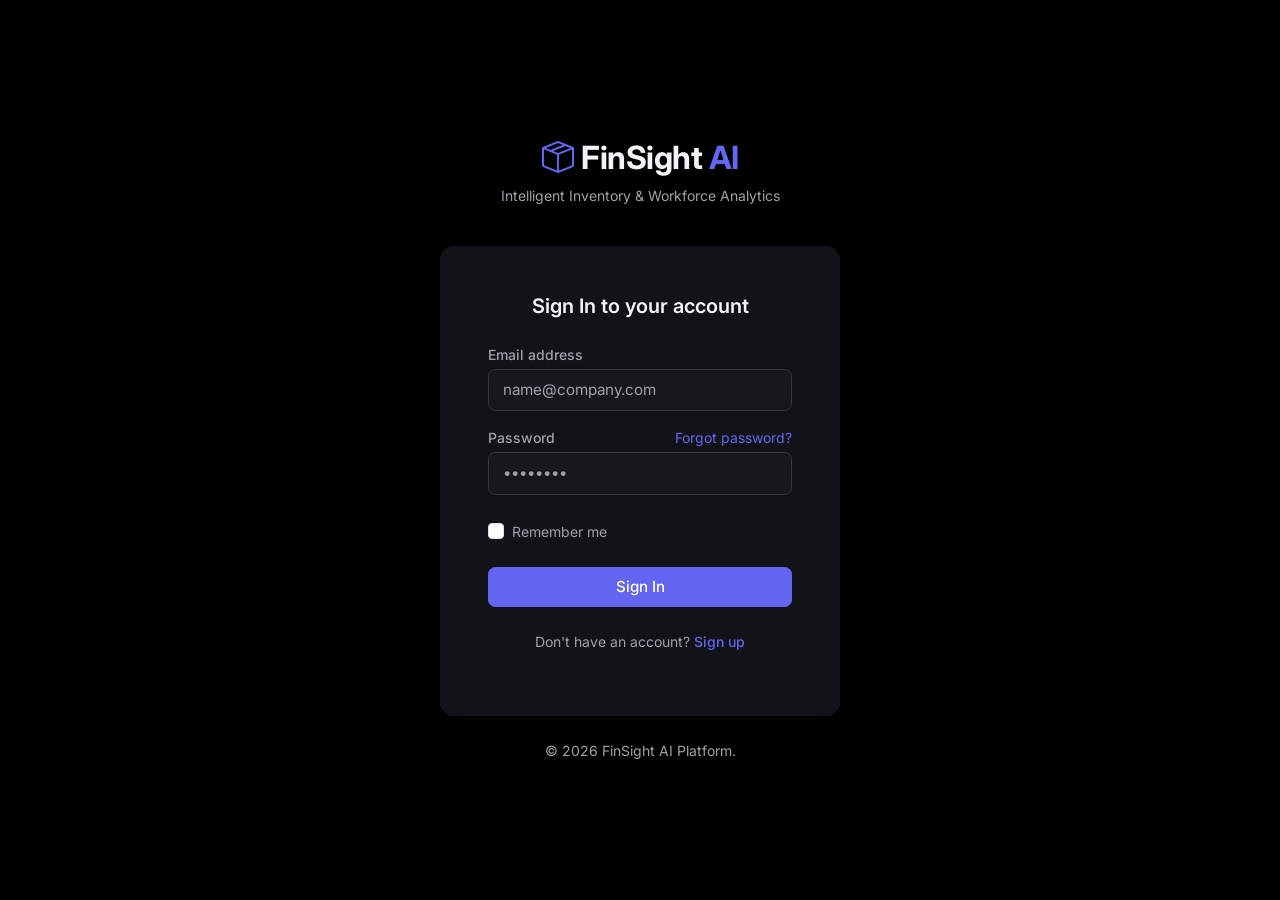
<file: index.html>
<!DOCTYPE html>
<html lang="en">
<head>
    <meta charset="UTF-8">
    <meta name="viewport" content="width=device-width, initial-scale=1.0">
    <title>FinSight AI - Login</title>
    <!-- Google Fonts: Inter -->
    <link href="https://fonts.googleapis.com/css2?family=Inter:wght@300;400;500;600;700&display=swap" rel="stylesheet">
    <!-- Bootstrap 5 CSS -->
    <link href="https://cdn.jsdelivr.net/npm/bootstrap@5.3.0/dist/css/bootstrap.min.css" rel="stylesheet">
    <!-- Bootstrap Icons -->
    <link href="https://cdn.jsdelivr.net/npm/bootstrap-icons@1.10.5/font/bootstrap-icons.css" rel="stylesheet">
    <!-- Custom Theme CSS -->
    <link href="assets/css/style.css" rel="stylesheet">
</head>
<body class="auth-bg">
    <div class="container d-flex flex-column align-items-center justify-content-center min-vh-100 py-4">
        
        <!-- Brand Logo -->
        <div class="text-center mb-4">
            <h2 class="brand-text fw-bold">
                <i class="bi bi-box-seam text-primary me-2"></i>FinSight <span class="text-primary">AI</span>
            </h2>
            <p class="text-muted small">Intelligent Inventory & Workforce Analytics</p>
        </div>

        <!-- Auth Card -->
        <div class="card auth-card shadow-sm border-0 w-100" style="max-width: 400px;">
            <div class="card-body p-4 p-md-5">
                
                <!-- Login Form -->
                <div id="login-view">
                    <h5 class="card-title fw-semibold mb-4 text-center">Sign In to your account</h5>
                    <form id="login-form">
                        <div class="mb-3">
                            <label class="form-label text-muted small fw-medium">Email address</label>
                            <input type="email" class="form-control" placeholder="name@company.com" required>
                        </div>
                        <div class="mb-4">
                            <div class="d-flex justify-content-between">
                                <label class="form-label text-muted small fw-medium">Password</label>
                                <a href="#" class="small text-decoration-none text-primary">Forgot password?</a>
                            </div>
                            <input type="password" class="form-control" placeholder="••••••••" required>
                        </div>
                        <div class="mb-4 form-check">
                            <input type="checkbox" class="form-check-input" id="rememberMe">
                            <label class="form-check-label small text-muted" for="rememberMe">Remember me</label>
                        </div>
                        <button type="submit" class="btn btn-primary w-100 fw-medium py-2">Sign In</button>
                    </form>
                    <div id="login-error" class="alert alert-danger d-none mt-3 mb-0" role="alert"></div>
                    <div class="text-center mt-4">
                        <p class="small text-muted">Don't have an account? <a href="#" id="show-signup" class="text-primary fw-medium text-decoration-none">Sign up</a></p>
                    </div>
                </div>

                <!-- Signup Form (Hidden by default) -->
                <div id="signup-view" class="d-none">
                    <h5 class="card-title fw-semibold mb-4 text-center">Create an account</h5>
                    <form id="signup-form">
                        <div class="mb-3">
                            <label class="form-label text-muted small fw-medium">Full Name</label>
                            <input type="text" class="form-control" placeholder="John Doe" required>
                        </div>
                        <div class="mb-3">
                            <label class="form-label text-muted small fw-medium">Email address</label>
                            <input type="email" class="form-control" placeholder="name@company.com" required>
                        </div>
                        <div class="mb-4">
                            <label class="form-label text-muted small fw-medium">Password</label>
                            <input type="password" class="form-control" placeholder="••••••••" required>
                        </div>
                        <button type="submit" class="btn btn-primary w-100 fw-medium py-2">Create Account</button>
                    </form>
                    <div id="signup-error" class="alert alert-danger d-none mt-3 mb-0" role="alert"></div>
                    <div class="text-center mt-4">
                        <p class="small text-muted">Already have an account? <a href="#" id="show-login" class="text-primary fw-medium text-decoration-none">Sign in</a></p>
                    </div>
                </div>

                <!-- Role Selection View (Hidden by default, shown after login) -->
                <div id="role-selection-view" class="d-none text-center">
                    <div class="mb-4">
                        <div class="success-icon-container mx-auto mb-3">
                            <i class="bi bi-check-lg text-success fs-2"></i>
                        </div>
                        <h5 class="fw-semibold">Welcome Back!</h5>
                        <p class="text-muted small">Please select your workspace mode.</p>
                    </div>
                    
                    <div class="d-grid gap-3">
                        <button id="btn-personal-mode" class="btn btn-outline-secondary py-3 text-start d-flex align-items-center">
                            <div class="icon-box bg-light rounded me-3 text-center" style="width: 40px; height: 40px; line-height: 40px;">
                                <i class="bi bi-person text-secondary fs-5"></i>
                            </div>
                            <div>
                                <div class="fw-semibold text-dark">Personal Mode</div>
                                <div class="small text-muted">Individual analytics</div>
                            </div>
                        </button>

                        <button id="btn-business-mode" class="btn btn-outline-primary py-3 text-start d-flex align-items-center position-relative">
                            <div class="icon-box bg-primary-subtle rounded me-3 text-center" style="width: 40px; height: 40px; line-height: 40px;">
                                <i class="bi bi-building text-primary fs-5"></i>
                            </div>
                            <div>
                                <div class="fw-semibold">Business Intelligence</div>
                                <div class="small text-muted">Inventory, AI Reorder & Workforce</div>
                            </div>
                        </button>
                    </div>
                </div>

                <div id="business-setup-view" class="d-none">
                    <h5 class="card-title fw-semibold mb-3 text-center">Set up your business</h5>
                    <p class="small text-muted text-center">This name identifies your private workspace.</p>
                    <form id="business-setup-form">
                        <label class="form-label text-muted small fw-medium" for="business-name">Business name</label>
                        <input id="business-name" class="form-control mb-3" type="text" maxlength="120" placeholder="Acme Retail" required>
                        <label class="form-label text-muted small fw-medium" for="business-category">Business category</label>
                        <select id="business-category" class="form-select mb-3" required>
                            <option value="">Choose a category</option>
                            <option>Retail</option><option>Electronics</option><option>Clothing</option>
                            <option>Groceries</option><option>Furniture</option><option>Other</option>
                        </select>
                        <button type="submit" class="btn btn-primary w-100 py-2">Open dashboard</button>
                    </form>
                    <div id="business-setup-error" class="alert alert-danger d-none mt-3 mb-0" role="alert"></div>
                </div>

            </div>
        </div>
        
        <div class="mt-4 text-muted small">
            &copy; 2026 FinSight AI Platform.
        </div>
    </div>

    <!-- Bootstrap 5 JS -->
    <script src="https://cdn.jsdelivr.net/npm/bootstrap@5.3.0/dist/js/bootstrap.bundle.min.js"></script>
    <!-- Custom Auth JS -->
    <script src="assets/js/auth.js"></script>
</body>
</html>
</file>
<file: assets/css/style.css>
/* 
  FinSight AI - Theme Customization 
  Inspired by modern SaaS dashboards (Spark theme aesthetics)
*/

html {
    font-size: 16px;
}

:root {
    --primary-color: #6366f1; /* Vibrant Indigo */
    --primary-hover: #4f46e5;
    --primary-light: rgba(99, 102, 241, 0.08);
    --primary-glow: rgba(99, 102, 241, 0.25);
    
    --sidebar-bg: #0f172a; /* Dark Navy Slate */
    --sidebar-hover: #1e293b;
    --sidebar-active: #6366f1;
    --sidebar-text: #94a3b8;
    --sidebar-text-active: #ffffff;
    
    --bg-color: #f8fafc; /* Soft light slate background */
    --card-bg: #ffffff;
    --text-main: #0f172a;
    --text-muted: #64748b;
    --text-light: #94a3b8;
    --border-color: #e2e8f0;
    --border-light: #f1f5f9;
    
    --success-color: #10b981;
    --success-bg: rgba(16, 185, 129, 0.12);
    --warning-color: #f59e0b;
    --warning-bg: rgba(245, 158, 11, 0.12);
    --danger-color: #ef4444;
    --danger-bg: rgba(239, 68, 68, 0.12);
    --info-color: #0ea5e9;
    --info-bg: rgba(14, 165, 233, 0.12);
    
    --card-shadow: 0 1px 3px 0 rgba(0, 0, 0, 0.04), 0 1px 2px 0 rgba(0, 0, 0, 0.02);
    --card-shadow-hover: 0 8px 16px -2px rgba(15, 23, 42, 0.06), 0 3px 6px -2px rgba(15, 23, 42, 0.03);
}

*, *::before, *::after {
    box-sizing: border-box;
}

body {
    font-family: 'Inter', -apple-system, BlinkMacSystemFont, 'Segoe UI', Roboto, sans-serif;
    background-color: var(--bg-color);
    color: var(--text-main);
    -webkit-font-smoothing: antialiased;
    overflow-x: hidden;
    margin: 0;
    padding: 0;
}

/* SPA Modular Section Management */
.app-section {
    display: none;
    animation: fadeInSection 0.22s cubic-bezier(0.4, 0, 0.2, 1);
}

.app-section.active {
    display: block;
}

@keyframes fadeInSection {
    from {
        opacity: 0;
        transform: translateY(6px);
    }
    to {
        opacity: 1;
        transform: translateY(0);
    }
}

/* Authentication Page Specifics */
.auth-bg {
    background: #000000;
}

.brand-text {
    color: var(--text-main);
    letter-spacing: -0.5px;
}

.auth-card {
    border-radius: 0.85rem;
    box-shadow: 0 10px 25px -5px rgba(15, 23, 42, 0.08), 0 8px 10px -6px rgba(15, 23, 42, 0.04) !important;
}

/* Form Controls Customization */
.form-control, .form-select {
    border: 1px solid var(--border-color);
    padding: 0.45rem 0.8rem;
    font-size: 0.875rem;
    border-radius: 0.45rem;
    color: var(--text-main);
    background-color: #ffffff;
    transition: all 0.2s ease-in-out;
}

.form-control::placeholder {
    color: #94a3b8;
}

.form-control:focus, .form-select:focus {
    border-color: var(--primary-color);
    box-shadow: 0 0 0 0.18rem rgba(99, 102, 241, 0.15);
}

.form-label {
    margin-bottom: 0.25rem;
}

/* Buttons */
.btn {
    border-radius: 0.45rem;
    padding: 0.42rem 0.85rem;
    font-weight: 500;
    font-size: 0.85rem;
    transition: all 0.2s cubic-bezier(0.4, 0, 0.2, 1);
}

.btn-primary {
    background-color: var(--primary-color);
    border-color: var(--primary-color);
    color: #ffffff;
}

.btn-primary:hover, .btn-primary:focus {
    background-color: var(--primary-hover);
    border-color: var(--primary-hover);
    box-shadow: 0 4px 12px rgba(99, 102, 241, 0.3);
}

.btn-outline-primary {
    color: var(--primary-color);
    border-color: var(--primary-color);
}

.btn-outline-primary:hover {
    background-color: var(--primary-color);
    color: #fff;
    box-shadow: 0 4px 10px rgba(99, 102, 241, 0.18);
}

.text-primary {
    color: var(--primary-color) !important;
}

.bg-primary-subtle {
    background-color: var(--primary-light) !important;
}

/* Modern Dashboard Layout */
.app-wrapper {
    display: flex;
    min-height: 100vh;
    width: 100%;
    overflow-x: hidden;
}

/* Sidebar Styling (Spark Theme) */
.sidebar {
    width: 236px;
    background-color: var(--sidebar-bg);
    color: var(--sidebar-text);
    display: flex;
    flex-direction: column;
    position: fixed;
    top: 0;
    bottom: 0;
    left: 0;
    z-index: 1000;
    transition: all 0.25s cubic-bezier(0.4, 0, 0.2, 1);
    box-shadow: 3px 0 15px rgba(0, 0, 0, 0.08);
}

.sidebar-header {
    padding: 1.25rem 1.15rem 0.85rem;
    border-bottom: 1px solid rgba(255, 255, 255, 0.06);
}

.sidebar-brand {
    display: flex;
    align-items: center;
    justify-content: flex-start;
    text-decoration: none;
    color: #ffffff;
    font-weight: 700;
    font-size: 1.15rem;
    letter-spacing: -0.5px;
}

.sidebar-brand-name {
    white-space: nowrap;
}

.brand-icon {
    width: 34px;
    height: 34px;
    background: linear-gradient(135deg, #6366f1 0%, #4338ca 100%);
    border-radius: 7px;
    display: flex;
    align-items: center;
    justify-content: center;
    color: #ffffff;
    margin-right: 0.65rem;
    box-shadow: 0 3px 8px rgba(99, 102, 241, 0.35);
}

.sidebar-menu {
    list-style: none;
    padding: 0.85rem 0.65rem;
    margin: 0;
    flex-grow: 1;
    overflow-y: auto;
}

.menu-category {
    font-size: 0.65rem;
    text-transform: uppercase;
    letter-spacing: 0.08em;
    color: #64748b;
    padding: 0.65rem 0.65rem 0.2rem;
    font-weight: 600;
}

.sidebar-menu .nav-item {
    margin-bottom: 0.2rem;
}

.sidebar-menu .nav-link {
    display: flex;
    align-items: center;
    padding: 0.55rem 0.75rem;
    color: var(--sidebar-text);
    border-radius: 0.45rem;
    text-decoration: none;
    font-size: 0.825rem;
    font-weight: 500;
    transition: all 0.18s ease;
    position: relative;
}

.sidebar-menu .nav-link i {
    font-size: 1rem;
    margin-right: 0.75rem;
    width: 18px;
    text-align: center;
    transition: transform 0.2s ease;
}

.sidebar-menu .nav-link:hover {
    color: #ffffff;
    background-color: var(--sidebar-hover);
}

.sidebar-menu .nav-link:hover i {
    transform: translateX(2px);
}

.sidebar-menu .nav-link.active {
    color: var(--sidebar-text-active);
    background-color: var(--sidebar-active);
    box-shadow: 0 3px 10px rgba(99, 102, 241, 0.3);
}

.sidebar-menu .nav-link.active i {
    color: #ffffff;
}

.sidebar-footer {
    padding: 0.85rem 1rem;
    border-top: 1px solid rgba(255, 255, 255, 0.06);
    background-color: rgba(0, 0, 0, 0.15);
}

.user-card {
    display: flex;
    align-items: center;
    padding: 0.4rem;
    border-radius: 0.45rem;
    background: rgba(255, 255, 255, 0.04);
}

.user-avatar {
    width: 32px;
    height: 32px;
    border-radius: 50%;
    object-fit: cover;
    margin-right: 0.65rem;
    border: 2px solid rgba(99, 102, 241, 0.5);
}

/* Main Content Area */
.main-content {
    margin-left: 236px;
    width: calc(100% - 236px);
    max-width: calc(100% - 236px);
    flex-grow: 1;
    min-height: 100vh;
    display: flex;
    flex-direction: column;
    transition: all 0.25s cubic-bezier(0.4, 0, 0.2, 1);
    background-color: var(--bg-color);
    overflow-x: hidden;
}

/* Top Navbar */
.top-navbar {
    background-color: #ffffff;
    height: 58px;
    padding: 0 1.25rem;
    display: flex;
    align-items: center;
    justify-content: space-between;
    border-bottom: 1px solid var(--border-color);
    position: sticky;
    top: 0;
    z-index: 990;
    box-shadow: 0 1px 2px rgba(0, 0, 0, 0.02);
}

.top-navbar .search-box {
    position: relative;
    max-width: 240px;
    width: 100%;
}

.top-navbar .search-box i {
    position: absolute;
    left: 10px;
    top: 50%;
    transform: translateY(-50%);
    color: var(--text-muted);
    font-size: 0.8rem;
}

.top-navbar .search-box input {
    padding-left: 2rem;
    padding-top: 0.35rem;
    padding-bottom: 0.35rem;
    background-color: var(--bg-color);
    border: 1px solid var(--border-color);
    border-radius: 1.5rem;
    font-size: 0.8rem;
}

.global-search-results {
    position: absolute;
    top: calc(100% + 0.45rem);
    left: 0;
    right: 0;
    z-index: 1050;
    max-height: 320px;
    overflow-y: auto;
    padding: 0.35rem;
    background: #fff;
    border: 1px solid var(--border-color);
    border-radius: 0.65rem;
    box-shadow: 0 0.5rem 1.25rem rgba(15, 23, 42, 0.14);
}

.global-search-result {
    display: block;
    width: 100%;
    padding: 0.55rem 0.65rem;
    text-align: left;
    color: var(--text-main);
    background: transparent;
    border: 0;
    border-radius: 0.4rem;
}

.global-search-result:hover,
.global-search-result:focus-visible {
    background: var(--bg-color);
    outline: none;
}

.global-search-empty {
    padding: 0.65rem;
    color: var(--text-muted);
    font-size: 0.8rem;
}

.seasonal-event-card {
    overflow: hidden;
    background: #fff;
    border: 1px solid var(--border-color);
    border-radius: 0.75rem;
}

.seasonal-event-heading {
    display: flex;
    align-items: center;
    justify-content: space-between;
    gap: 1rem;
    padding: 0.9rem 1rem;
    background: #f8fafc;
    border-bottom: 1px solid var(--border-color);
}

.seasonal-event-card table {
    min-width: 840px;
    font-size: 0.82rem;
}

.seasonal-event-card th {
    color: var(--text-muted);
    font-weight: 600;
    white-space: nowrap;
}

.autonomous-pill {
    display: inline-flex;
    align-items: center;
    padding: 0.25rem 0.7rem;
    background-color: rgba(16, 185, 129, 0.08);
    border: 1px solid rgba(16, 185, 129, 0.2);
    color: #065f46;
    border-radius: 1.5rem;
    font-size: 0.725rem;
    font-weight: 600;
    white-space: nowrap;
}

.pulse-dot {
    width: 7px;
    height: 7px;
    background-color: var(--success-color);
    border-radius: 50%;
    margin-right: 5px;
    box-shadow: 0 0 0 0 rgba(16, 185, 129, 0.7);
    animation: pulse 1.8s infinite;
}

@keyframes pulse {
    0% {
        transform: scale(0.95);
        box-shadow: 0 0 0 0 rgba(16, 185, 129, 0.7);
    }
    70% {
        transform: scale(1);
        box-shadow: 0 0 0 5px rgba(16, 185, 129, 0);
    }
    100% {
        transform: scale(0.95);
        box-shadow: 0 0 0 0 rgba(16, 185, 129, 0);
    }
}

/* Page Body */
.page-body {
    padding: 1.25rem;
    flex-grow: 1;
    max-width: 100%;
}

/* ======================================= */
/* 5-COLUMN PERFECT EQUAL-HEIGHT KPI GRID  */
/* ======================================= */
.kpi-row-5 {
    display: grid;
    grid-template-columns: repeat(5, minmax(0, 1fr));
    gap: 0.85rem;
    margin-bottom: 1.25rem;
    align-items: stretch;
}

@media (max-width: 1240px) {
    .kpi-row-5 {
        grid-template-columns: repeat(3, minmax(0, 1fr));
    }
}

@media (max-width: 768px) {
    .kpi-row-5 {
        grid-template-columns: repeat(2, minmax(0, 1fr));
    }
}

@media (max-width: 520px) {
    .kpi-row-5 {
        grid-template-columns: 1fr;
    }
}

/* Cards & Widgets */
.stat-card {
    background-color: #ffffff;
    border: 1px solid var(--border-color);
    border-radius: 0.65rem;
    padding: 0.95rem 1.05rem;
    box-shadow: var(--card-shadow);
    transition: transform 0.2s ease, box-shadow 0.2s ease;
    position: relative;
    overflow: hidden;
    height: 100%;
    display: flex;
    flex-direction: column;
    justify-content: space-between;
}

.stat-card:hover {
    transform: translateY(-2px);
    box-shadow: var(--card-shadow-hover);
}

.stat-card[data-kpi-filter] {
    cursor: pointer;
}

.stat-card[data-kpi-filter]:focus-visible {
    outline: 3px solid rgba(99, 102, 241, 0.45);
    outline-offset: 2px;
}

.stat-card .icon-shape {
    width: 38px;
    height: 38px;
    border-radius: 0.55rem;
    display: flex;
    align-items: center;
    justify-content: center;
    font-size: 1.15rem;
    flex-shrink: 0;
}

.stat-card .stat-title {
    font-size: 0.725rem;
    font-weight: 600;
    color: var(--text-muted);
    text-transform: uppercase;
    letter-spacing: 0.04em;
    margin-bottom: 0.35rem;
    white-space: nowrap;
    overflow: hidden;
    text-overflow: ellipsis;
}

.stat-card .stat-value {
    font-size: 1.45rem;
    font-weight: 700;
    color: var(--text-main);
    letter-spacing: -0.5px;
    line-height: 1.15;
}

.stat-card .stat-trend {
    font-size: 0.72rem;
    font-weight: 500;
    margin-top: 0.35rem;
    white-space: nowrap;
    overflow: hidden;
    text-overflow: ellipsis;
}

.content-card {
    background-color: #ffffff;
    border: 1px solid var(--border-color);
    border-radius: 0.65rem;
    box-shadow: var(--card-shadow);
    margin-bottom: 1.25rem;
    overflow: hidden;
    display: flex;
    flex-direction: column;
}

.content-card .card-header {
    background-color: #ffffff;
    border-bottom: 1px solid var(--border-light);
    padding: 0.85rem 1.15rem;
    display: flex;
    align-items: center;
    justify-content: space-between;
    flex-shrink: 0;
}

.content-card .card-title {
    font-size: 0.95rem;
    font-weight: 600;
    color: var(--text-main);
    margin: 0;
}

.content-card .card-body {
    padding: 1.15rem;
    flex-grow: 1;
}

/* Tables */
.table-custom {
    margin-bottom: 0;
    width: 100%;
}

.table-custom thead th {
    font-size: 0.72rem;
    font-weight: 600;
    text-transform: uppercase;
    letter-spacing: 0.04em;
    color: var(--text-muted);
    background-color: #f8fafc;
    border-bottom: 1px solid var(--border-color);
    padding: 0.65rem 0.85rem;
    white-space: nowrap;
}

.table-custom tbody td {
    padding: 0.65rem 0.85rem;
    font-size: 0.825rem;
    color: var(--text-main);
    border-bottom: 1px solid var(--border-light);
    vertical-align: middle;
}

.table-custom tbody tr {
    transition: background-color 0.15s ease;
}

.table-custom tbody tr:hover {
    background-color: rgba(248, 250, 252, 0.85);
}

/* Badges */
.badge-pill-custom {
    padding: 0.28rem 0.55rem;
    border-radius: 1.5rem;
    font-size: 0.7rem;
    font-weight: 600;
    display: inline-flex;
    align-items: center;
    gap: 3px;
    white-space: nowrap;
}

.badge-critical {
    background-color: var(--danger-bg);
    color: var(--danger-color);
    border: 1px solid rgba(239, 68, 68, 0.2);
}

.badge-warning {
    background-color: var(--warning-bg);
    color: var(--warning-color);
    border: 1px solid rgba(245, 158, 11, 0.2);
}

.badge-normal {
    background-color: var(--success-bg);
    color: var(--success-color);
    border: 1px solid rgba(16, 185, 129, 0.2);
}

.badge-info {
    background-color: var(--info-bg);
    color: var(--info-color);
    border: 1px solid rgba(14, 165, 233, 0.2);
}

/* Horizon filter pill tabs */
.chart-stage {
    position: relative;
}

.chart-empty-state {
    position: absolute;
    inset: 0;
    display: grid;
    place-items: center;
    padding: 1rem;
    color: var(--text-muted);
    text-align: center;
    font-size: 0.85rem;
    background: #fff;
}

.chart-empty-state[hidden] {
    display: none;
}

.chart-product-picker[hidden] {
    display: none;
}

.chart-product-picker {
    position: relative;
    z-index: 2;
}

.chart-product-picker summary {
    display: inline-block;
    cursor: pointer;
    list-style: none;
}

.chart-product-picker summary::-webkit-details-marker {
    display: none;
}

.chart-product-options {
    position: absolute;
    top: calc(100% + 0.25rem);
    left: 0;
    width: min(320px, 80vw);
    max-height: 220px;
    overflow-y: auto;
    padding: 0.5rem 0.75rem;
    background: #fff;
    border: 1px solid #dee2e6;
    border-radius: 0.5rem;
    box-shadow: 0 0.5rem 1rem rgba(15, 23, 42, 0.12);
}

.chart-product-option {
    display: flex;
    align-items: flex-start;
    gap: 0.5rem;
    padding: 0.35rem 0;
    font-size: 0.8rem;
    cursor: pointer;
}

.chart-product-option input {
    margin-top: 0.2rem;
}

.forecast-product-trends {
    padding: 1rem;
    border-top: 1px solid #343640;
    background: radial-gradient(ellipse at top left, rgba(99, 102, 241, 0.12), transparent 58%), #101116;
}

.forecast-trend-product {
    color: #e4e4e7;
    background: linear-gradient(145deg, #1b1c24, #121318) !important;
    border-color: #343640 !important;
    box-shadow: 0 10px 28px rgba(0, 0, 0, 0.22);
    animation: forecast-trend-enter 650ms cubic-bezier(0.2, 0.75, 0.25, 1) both;
}

.forecast-trend-product h6 {
    color: #f4f4f5;
}

.forecast-trend-product .text-muted {
    color: #a1a1aa !important;
}

.forecast-trend-chart canvas {
    filter: drop-shadow(0 0 10px rgba(99, 102, 241, 0.08));
}

@keyframes forecast-trend-enter {
    from { opacity: 0; transform: translateY(12px); }
    to { opacity: 1; transform: translateY(0); }
}

@media (prefers-reduced-motion: reduce) {
    .forecast-trend-product {
        animation: none;
    }
}

.forecast-trend-product + .forecast-trend-product {
    margin-top: 1rem;
}

.forecast-trend-chart {
    position: relative;
    height: 220px;
}

@media (max-width: 767.98px) {
    .forecast-trend-chart {
        height: 190px;
        margin-bottom: 1rem;
    }
}

.product-thumbnail,
.product-thumbnail-fallback {
    width: 40px;
    height: 40px;
    flex: 0 0 40px;
    object-fit: cover;
    border-radius: 0.45rem;
    background: #f1f5f9;
}

.product-thumbnail-fallback {
    display: grid;
    place-items: center;
    color: var(--text-muted);
}

.product-thumbnail-fallback[hidden] {
    display: none;
}

.horizon-btn-group .btn {
    padding: 0.28rem 0.65rem;
    font-size: 0.75rem;
    border-radius: 0.35rem;
}

/* XAI Factor Progress Bars */
.factor-bar-wrapper {
    margin-bottom: 0.75rem;
}

.factor-bar-info {
    display: flex;
    justify-content: space-between;
    font-size: 0.78rem;
    margin-bottom: 0.2rem;
    font-weight: 500;
}

.factor-progress {
    height: 6px;
    border-radius: 8px;
    background-color: #f1f5f9;
    overflow: hidden;
}

.factor-progress .progress-bar {
    border-radius: 8px;
    transition: width 0.5s cubic-bezier(0.4, 0, 0.2, 1);
}

/* Urgent Alert Banner */
.urgent-banner {
    background: linear-gradient(135deg, #fff1f2 0%, #ffe4e6 100%);
    border: 1px solid #fecdd3;
    border-left: 4px solid var(--danger-color);
    border-radius: 0.65rem;
    padding: 0.85rem 1.15rem;
    margin-bottom: 1.25rem;
    display: flex;
    align-items: center;
    justify-content: space-between;
    box-shadow: 0 1px 3px rgba(225, 29, 72, 0.04);
}

/* Modern Tab Navigation */
.nav-pills-custom {
    gap: 0.4rem;
}

.nav-pills-custom .nav-link {
    color: var(--text-muted);
    font-weight: 500;
    font-size: 0.8rem;
    padding: 0.35rem 0.75rem;
    border-radius: 0.45rem;
    background: #f1f5f9;
    transition: all 0.2s ease;
}

.nav-pills-custom .nav-link.active {
    background: var(--primary-color);
    color: #ffffff;
    box-shadow: 0 3px 8px rgba(99, 102, 241, 0.22);
}

/* Toast Container */
.toast-container-custom {
    position: fixed;
    bottom: 1.25rem;
    right: 1.25rem;
    z-index: 1090;
}

/* Printable PO Modal */
@media print {
    body * {
        visibility: hidden;
    }
    #poModalPrintArea, #poModalPrintArea * {
        visibility: visible;
    }
    #poModalPrintArea {
        position: absolute;
        left: 0;
        top: 0;
        width: 100%;
    }
}

/* Responsive adjustments */
@media (max-width: 992px) {
    .sidebar {
        transform: translateX(-100%);
    }
    .sidebar.show {
        transform: translateX(0);
    }
    .main-content {
        margin-left: 0;
        width: 100%;
        max-width: 100%;
    }
}


/* Dark surfaces tuned for the black page background */
:root {
    --bg-color: #000000;
    --card-bg: #111318;
    --text-main: #f1f5f9;
    --text-muted: #a1a1aa;
    --text-light: #71717a;
    --border-color: #292b33;
    --border-light: #22242b;
    --card-shadow: 0 8px 24px rgba(0, 0, 0, 0.35);
    --card-shadow-hover: 0 12px 28px rgba(0, 0, 0, 0.5);
}

body {
    background-color: #000000;
    color: var(--text-main);
}

.auth-bg {
    background: #000000;
}

.brand-text,
.text-dark {
    color: #f1f5f9 !important;
}

.auth-card,
.stat-card,
.content-card,
.content-card .card-header,
.modal-content,
.dropdown-menu,
.global-search-results {
    color: var(--text-main);
    background-color: #111318;
    border-color: var(--border-color);
}

.auth-card,
.stat-card,
.content-card {
    box-shadow: var(--card-shadow);
}

.main-content {
    background-color: #000000;
}

.top-navbar {
    color: var(--text-main);
    background-color: #0b0b0e;
    border-color: var(--border-color);
}

.top-navbar .btn-link,
.top-navbar .text-dark,
.content-card .card-title,
.stat-card .stat-value {
    color: #f1f5f9 !important;
}

.form-control,
.form-select,
.top-navbar .search-box input {
    color: #f1f5f9;
    background-color: #17181e;
    border-color: #343640;
}

.form-control::placeholder,
.form-select,
.form-text {
    color: #a1a1aa;
}

.form-control:focus,
.form-select:focus {
    color: #f1f5f9;
    background-color: #1b1c23;
}

.table,
.table-custom,
.table-custom tbody td,
.table-custom tbody th {
    color: #e4e4e7;
    border-color: #292b33;
}

.table-custom thead th,
.table-light,
.table-light > *,
.content-card .table-light,
.content-card .table-light > * {
    color: #e4e4e7 !important;
    background-color: #1a1b21 !important;
}

.table-custom tbody tr:hover {
    background-color: #1b1c23;
}

.dropdown-item,
.dropdown-header {
    color: #e4e4e7;
}

.dropdown-item:hover,
.dropdown-item:focus {
    color: #ffffff;
    background-color: #242630;
}

.btn-light,
.btn-outline-secondary {
    color: #e4e4e7;
    background-color: #1b1c23;
    border-color: #3a3b45;
}

.btn-light:hover,
.btn-outline-secondary:hover {
    color: #ffffff;
    background-color: #292b35;
    border-color: #555763;
}

.text-muted {
    color: #a1a1aa !important;
}

.urgent-banner {
    background: #211416;
    border-color: #59252b;
}

.chart-empty-state,
.chart-product-options {
    color: #d4d4d8;
    background: #17181e;
    border-color: #343640;
}

.modal-header,
.modal-footer {
    border-color: #292b33 !important;
}


/* Improve dashboard readability at normal zoom */
.btn {
    font-size: 0.95rem;
    padding: 0.5rem 0.95rem;
}

.form-control,
.form-select {
    font-size: 0.95rem;
    padding: 0.55rem 0.85rem;
}

.quick-module-jump {
    color: #f1f5f9;
    background-color: #111318 !important;
    border-color: #292b33 !important;
    padding: 1rem !important;
}

.quick-module-jump .small {
    font-size: 0.95rem;
}

.quick-module-jump .btn {
    font-size: 0.9rem;
}

/* Match the dashboard panels and tables to the charcoal and indigo reference */
.seasonal-event-card {
    color: #e4e4e7;
    background: #111318;
    border-color: #292b33;
}

.seasonal-event-heading {
    color: #f1f5f9;
    background: #191a20;
    border-color: #292b33;
}

.seasonal-event-card table,
.seasonal-event-card table th,
.seasonal-event-card table td {
    color: #e4e4e7;
    background-color: transparent;
    border-color: #343640;
}

.table-custom > :not(caption) > * > * {
    color: #e4e4e7;
    background-color: transparent;
    border-color: #292b33;
}

.table-custom thead th {
    color: #f1f5f9;
    background-color: #191a20;
    vertical-align: middle;
}

.table-custom tbody td {
    vertical-align: middle;
}

.table-custom .bg-light,
.table-custom .badge.bg-light {
    color: #d4d4d8 !important;
    background-color: #292b35 !important;
}

.xai-summary-panel,
.xai-order-panel {
    color: #e4e4e7;
    background-color: #191a20;
    border-color: #343640 !important;
}

.xai-rationale-panel {
    color: #e4e4e7;
    background-color: #191a20;
    border: 1px solid #343640;
    border-left: 4px solid var(--primary-color);
}

.xai-rationale-panel .text-dark,
.xai-summary-panel .text-dark,
.xai-order-panel .text-dark {
    color: #f1f5f9 !important;
}

.factor-progress {
    background-color: #343640;
}

.forecast-actions-cell {
    min-width: 265px;
}

.forecast-actions {
    display: flex;
    align-items: center;
    justify-content: flex-end;
    flex-wrap: nowrap;
    gap: 0.4rem;
}

.forecast-actions .btn {
    margin: 0 !important;
    white-space: nowrap;
}

@media (max-width: 1100px) {
    .forecast-actions-cell {
        min-width: 220px;
    }

    .forecast-actions {
        flex-wrap: wrap;
    }
}

.reorder-summary-strip {
    color: #e4e4e7;
    background-color: #191a20;
    border-color: #343640 !important;
}

.reorder-summary-strip .text-dark {
    color: #f1f5f9 !important;
}

.reorder-summary-strip .text-muted {
    color: #a1a1aa !important;
}

.category-color-dot {
    display: inline-block;
    width: 0.72rem;
    height: 0.72rem;
    flex: 0 0 0.72rem;
    border-radius: 50%;
    vertical-align: -0.08rem;
}

.content-card .card-header .badge.bg-light {
    color: #e4e4e7 !important;
    background-color: #292b35 !important;
}

/* Keep the forecast matrix inside the available viewport. */
#forecast-section .card-header {
    padding: 0.65rem 0.8rem;
}

#forecast-section .table-responsive {
    overflow-x: hidden;
}

#forecast-table {
    width: 100%;
    table-layout: fixed;
}

#forecast-table thead th {
    padding: 0.5rem 0.45rem;
    font-size: 0.64rem;
    letter-spacing: 0.015em;
    white-space: normal;
    line-height: 1.2;
}

#forecast-table tbody td {
    padding: 0.5rem 0.45rem;
    font-size: 0.75rem;
    overflow-wrap: anywhere;
}

#forecast-table th:nth-child(1) { width: 19%; }
#forecast-table th:nth-child(2) { width: 8%; }
#forecast-table th:nth-child(3) { width: 10%; }
#forecast-table th:nth-child(4) { width: 12%; }
#forecast-table th:nth-child(5) { width: 12%; }
#forecast-table th:nth-child(6) { width: 12%; }
#forecast-table th:nth-child(7) { width: 9%; }
#forecast-table th:nth-child(8) { width: 18%; }

#forecast-table .forecast-actions-cell {
    min-width: 0;
}

#forecast-table .forecast-actions {
    justify-content: flex-end;
    gap: 0.25rem;
}

#forecast-table .forecast-actions .btn {
    padding: 0.3rem 0.4rem;
    font-size: 0.72rem;
    white-space: nowrap;
}

#forecast-table .product-thumbnail,
#forecast-table .product-thumbnail-fallback {
    width: 2rem;
    height: 2rem;
    flex: 0 0 2rem;
}

@media (max-width: 1100px) {
    #forecast-table .forecast-actions .btn:not(:nth-child(2)) {
        font-size: 0;
    }

    #forecast-table .forecast-actions .btn i {
        margin: 0 !important;
        font-size: 0.85rem;
    }
}

@media (max-width: 700px) {
    #forecast-section .card-header {
        align-items: flex-start;
    }

    #forecast-section .card-header > div:last-child {
        width: 100%;
    }

    #forecast-table thead th,
    #forecast-table tbody td {
        padding: 0.35rem 0.25rem;
        font-size: 0.65rem;
    }

    #forecast-table .product-thumbnail,
    #forecast-table .product-thumbnail-fallback {
        display: none;
    }
}
</file>
